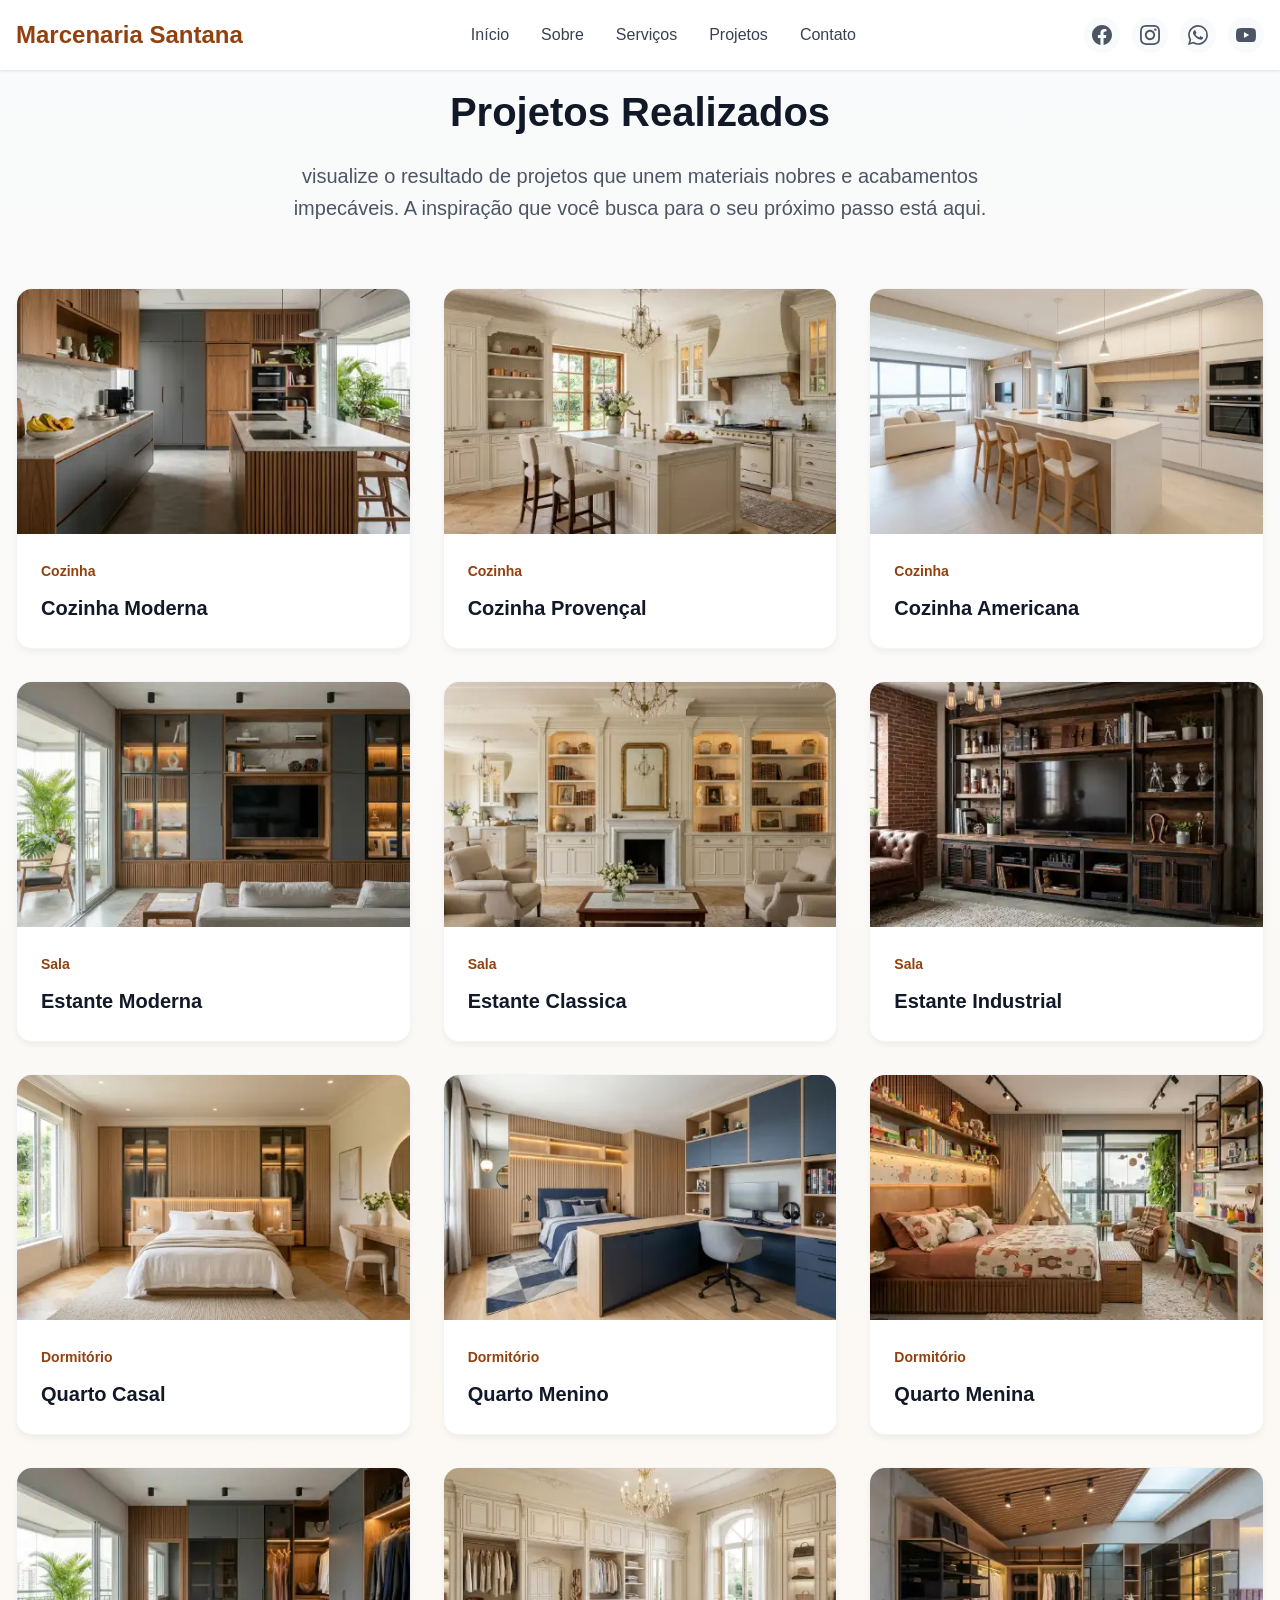
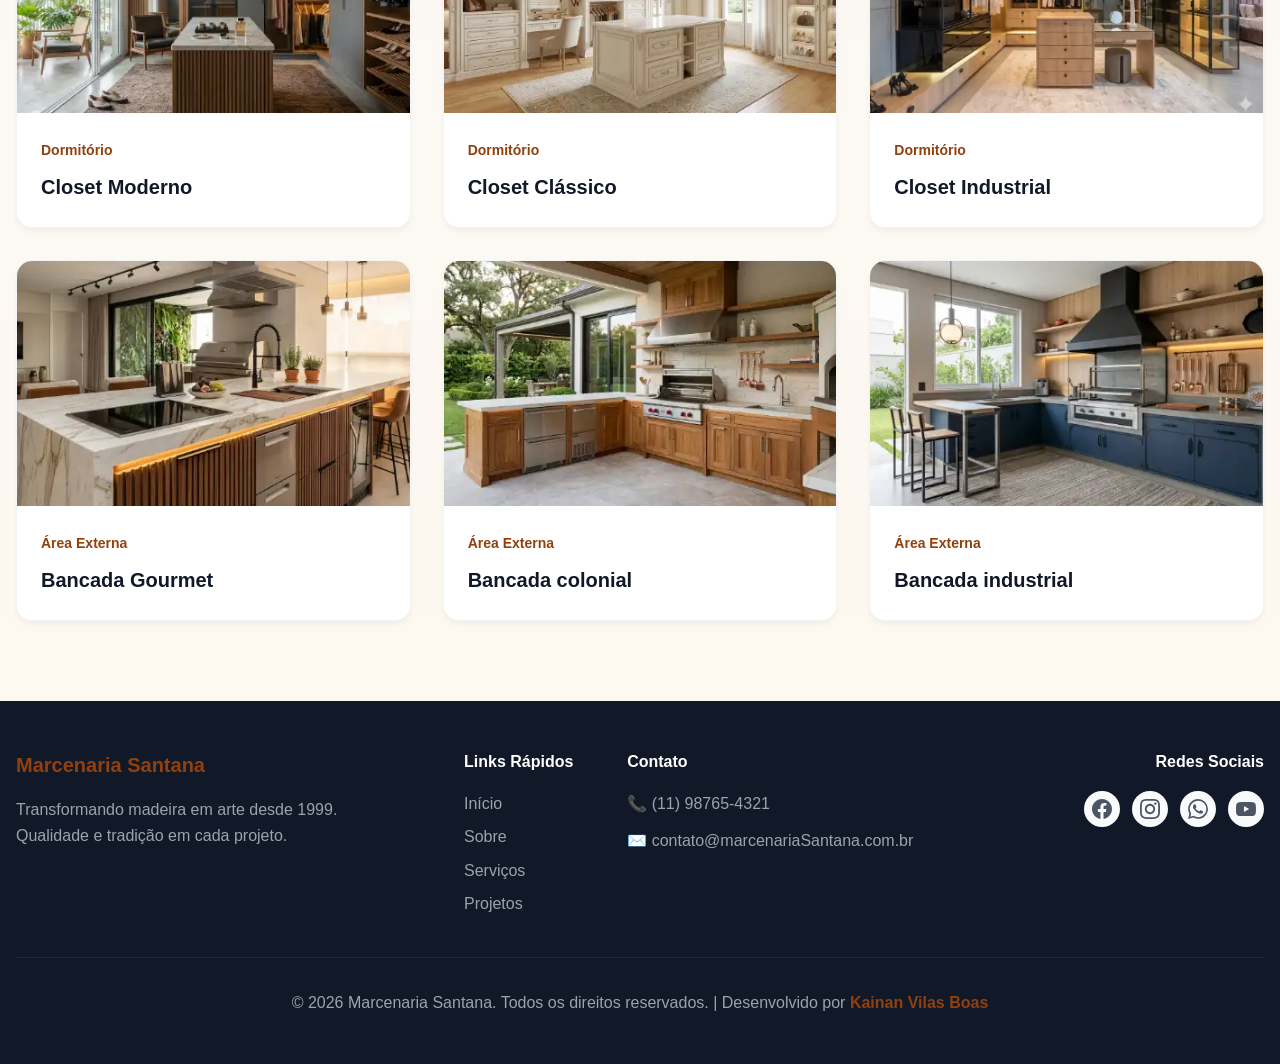
<file: projetos.html>
<!DOCTYPE html>
<html lang="pt-BR">
<head>
    <meta charset="UTF-8">
    <meta name="viewport" content="width=device-width, initial-scale=1.0">
    <title>Projetos - Marcenaria Santana</title>
    <link rel="stylesheet" href="styles.css">
    <link rel="icon" href="data:image/svg+xml,<svg xmlns=%22http://www.w3.org/2000/svg%22 viewBox=%220 0 100 100%22><text y=%22.9em%22 font-size=%2290%22>🪵</text></svg>">
</head>
<body>
    <!-- Header -->
    <header class="header">
        <div class="container">
            <div class="header-content">
                <div class="logo"><a href="index.html" style="text-decoration: none; color: inherit;">Marcenaria Santana</a></div>
                <nav class="nav desktop-nav">
                    <a href="index.html#inicio">Início</a>
                    <a href="index.html#sobre">Sobre</a>
                    <a href="index.html#servicos">Serviços</a>
                    <a href="#projetos">Projetos</a>
                    <a href="index.html#contato">Contato</a>
                </nav>
                <div class="header-actions">
                    <div class="social-icons-header">
                        <a href="https://facebook.com" target="_blank" rel="noopener noreferrer" aria-label="Facebook" class="social-icon-header">
                            <svg width="20" height="20" viewBox="0 0 24 24" fill="currentColor">
                                <path d="M24 12.073c0-6.627-5.373-12-12-12s-12 5.373-12 12c0 5.99 4.388 10.954 10.125 11.854v-8.385H7.078v-3.47h3.047V9.43c0-3.007 1.792-4.669 4.533-4.669 1.312 0 2.686.235 2.686.235v2.953H15.83c-1.491 0-1.956.925-1.956 1.874v2.25h3.328l-.532 3.47h-2.796v8.385C19.612 23.027 24 18.062 24 12.073z"/>
                            </svg>
                        </a>
                        <a href="https://instagram.com" target="_blank" rel="noopener noreferrer" aria-label="Instagram" class="social-icon-header">
                            <svg width="20" height="20" viewBox="0 0 24 24" fill="currentColor">
                                <path d="M12 2.163c3.204 0 3.584.012 4.85.07 3.252.148 4.771 1.691 4.919 4.919.058 1.265.069 1.645.069 4.849 0 3.205-.012 3.584-.069 4.849-.149 3.225-1.664 4.771-4.919 4.919-1.266.058-1.644.07-4.85.07-3.204 0-3.584-.012-4.849-.07-3.26-.149-4.771-1.699-4.919-4.92-.058-1.265-.07-1.644-.07-4.849 0-3.204.013-3.583.07-4.849.149-3.227 1.664-4.771 4.919-4.919 1.266-.057 1.645-.069 4.849-.069zm0-2.163c-3.259 0-3.667.014-4.947.072-4.358.2-6.78 2.618-6.98 6.98-.059 1.281-.073 1.689-.073 4.948 0 3.259.014 3.668.072 4.948.2 4.358 2.618 6.78 6.98 6.98 1.281.058 1.689.072 4.948.072 3.259 0 3.668-.014 4.948-.072 4.354-.2 6.782-2.618 6.979-6.98.059-1.28.073-1.689.073-4.948 0-3.259-.014-3.667-.072-4.947-.196-4.354-2.617-6.78-6.979-6.98-1.281-.059-1.69-.073-4.949-.073zm0 5.838c-3.403 0-6.162 2.759-6.162 6.162s2.759 6.163 6.162 6.163 6.162-2.759 6.162-6.163c0-3.403-2.759-6.162-6.162-6.162zm0 10.162c-2.209 0-4-1.79-4-4 0-2.209 1.791-4 4-4s4 1.791 4 4c0 2.21-1.791 4-4 4zm6.406-11.845c-.796 0-1.441.645-1.441 1.44s.645 1.44 1.441 1.44c.795 0 1.439-.645 1.439-1.44s-.644-1.44-1.439-1.44z"/>
                            </svg>
                        </a>
                        <a href="https://wa.me/5511987654321" target="_blank" rel="noopener noreferrer" aria-label="WhatsApp" class="social-icon-header">
                            <svg width="20" height="20" viewBox="0 0 24 24" fill="currentColor">
                                <path d="M17.472 14.382c-.297-.149-1.758-.867-2.03-.967-.273-.099-.471-.148-.67.15-.197.297-.767.966-.94 1.164-.173.199-.347.223-.644.075-.297-.15-1.255-.463-2.39-1.475-.883-.788-1.48-1.761-1.653-2.059-.173-.297-.018-.458.13-.606.134-.133.298-.347.446-.52.149-.174.198-.298.298-.497.099-.198.05-.371-.025-.52-.075-.149-.669-1.612-.916-2.207-.242-.579-.487-.5-.669-.51-.173-.008-.371-.01-.57-.01-.198 0-.52.074-.792.372-.272.297-1.04 1.016-1.04 2.479 0 1.462 1.065 2.875 1.213 3.074.149.198 2.096 3.2 5.077 4.487.709.306 1.262.489 1.694.625.712.227 1.36.195 1.871.118.571-.085 1.758-.719 2.006-1.413.248-.694.248-1.289.173-1.413-.074-.124-.272-.198-.57-.347m-5.421 7.403h-.004a9.87 9.87 0 01-5.031-1.378l-.361-.214-3.741.982.998-3.648-.235-.374a9.86 9.86 0 01-1.51-5.26c.001-5.45 4.436-9.884 9.888-9.884 2.64 0 5.122 1.03 6.988 2.898a9.825 9.825 0 012.893 6.994c-.003 5.45-4.437 9.884-9.885 9.884m8.413-18.297A11.815 11.815 0 0012.05 0C5.495 0 .16 5.335.157 11.892c0 2.096.547 4.142 1.588 5.945L.057 24l6.305-1.654a11.882 11.882 0 005.683 1.448h.005c6.554 0 11.89-5.335 11.893-11.893a11.821 11.821 0 00-3.48-8.413Z"/>
                            </svg>
                        </a>
                        <a href="https://youtube.com" target="_blank" rel="noopener noreferrer" aria-label="YouTube" class="social-icon-header">
                            <svg width="20" height="20" viewBox="0 0 24 24" fill="currentColor">
                                <path d="M23.498 6.186a3.016 3.016 0 0 0-2.122-2.136C19.505 3.545 12 3.545 12 3.545s-7.505 0-9.377.505A3.017 3.017 0 0 0 .502 6.186C0 8.07 0 12 0 12s0 3.93.502 5.814a3.016 3.016 0 0 0 2.122 2.136c1.871.505 9.376.505 9.376.505s7.505 0 9.377-.505a3.015 3.015 0 0 0 2.122-2.136C24 15.93 24 12 24 12s0-3.93-.502-5.814zM9.545 15.568V8.432L15.818 12l-6.273 3.568z"/>
                            </svg>
                        </a>
                    </div>
                    <button class="menu-toggle" id="menuToggle" aria-label="Toggle menu">
                        <span class="hamburger"></span>
                    </button>
                </div>
            </div>
            <nav class="mobile-nav" id="mobileNav">
                <a href="index.html#inicio">Início</a>
                <a href="index.html#sobre">Sobre</a>
                <a href="index.html#servicos">Serviços</a>
                <a href="index.html#projetos">Projetos</a>
                <a href="index.html#contato">Contato</a>
            </nav>
        </div>
    </header>

    <section id="projetos" class="projects">
        <div class="container">
            <div class="section-header">
                <h2>Projetos Realizados</h2>
                <p class="section-subtitle">visualize o resultado de projetos que unem materiais nobres e acabamentos impecáveis. A inspiração que você busca para o seu próximo passo está aqui.</p>
            </div>

            <div class="projects-grid">
                <div class="project-card">
                    <div class="project-image">
                        <img src="src/assents/imagens/cozinhamd.webp" alt="Cozinha Moderna">
                    </div>
                    <div class="project-info">
                        <span class="project-category">Cozinha</span>
                        <h3>Cozinha Moderna</h3>
                    </div>
                </div>
                <div class="project-card">
                    <div class="project-image">
                        <img src="src/assents/imagens/cozinha-provençal.webp" alt="Cozinha Provençal">
                    </div>
                    <div class="project-info">
                        <span class="project-category">Cozinha</span>
                        <h3>Cozinha Provençal</h3>
                    </div>
                </div>
                <div class="project-card">
                    <div class="project-image">
                        <img src="src/assents/imagens/cozinha-americana.webp" alt="Cozinha Americana">
                    </div>
                    <div class="project-info">
                        <span class="project-category">Cozinha</span>
                        <h3>Cozinha Americana</h3>
                    </div>
                </div>
                <div class="project-card">
                    <div class="project-image">
                        <img src="src/assents/imagens/estante.webp" alt="Estante Moderna">
                    </div>
                    <div class="project-info">
                        <span class="project-category">Sala</span>
                        <h3>Estante Moderna</h3>
                    </div>
                </div>
                <div class="project-card">
                    <div class="project-image">
                        <img src="src/assents/imagens/estanteclassica.webp" alt="Estante Classica">
                    </div>
                    <div class="project-info">
                        <span class="project-category">Sala</span>
                        <h3>Estante Classica</h3>
                    </div>
                </div>
                <div class="project-card">
                    <div class="project-image">
                        <img src="src/assents/imagens/estanteindustrial.webp" alt="Estante Industrial">
                    </div>
                    <div class="project-info">
                        <span class="project-category">Sala</span>
                        <h3>Estante Industrial</h3>
                    </div>
                </div>
                <div class="project-card">
                    <div class="project-image">
                        <img src="src/assents/imagens/quartocasal01.webp" alt="Quarto casal">
                    </div>
                    <div class="project-info">
                        <span class="project-category">Dormitório</span>
                        <h3>Quarto Casal</h3>
                    </div>
                </div>
                <div class="project-card">
                    <div class="project-image">
                        <img src="src/assents/imagens/quartomenino.webp" alt="Quarto Menino">
                    </div>
                    <div class="project-info">
                        <span class="project-category">Dormitório</span>
                        <h3>Quarto Menino</h3>
                    </div>
                </div>
                <div class="project-card">
                    <div class="project-image">
                        <img src="src/assents/imagens/quartomenina.webp" alt="Quarto Menina">
                    </div>
                    <div class="project-info">
                        <span class="project-category">Dormitório</span>
                        <h3>Quarto Menina</h3>
                    </div>
                </div>
                <div class="project-card">
                    <div class="project-image">
                        <img src="src/assents/imagens/closet1.webp" alt="Closet">
                    </div>
                    <div class="project-info">
                        <span class="project-category">Dormitório</span>
                        <h3>Closet Moderno</h3>
                    </div>
                </div>
                <div class="project-card">
                    <div class="project-image">
                        <img src="src/assents/imagens/closet2.webp" alt="Closet">
                    </div>
                    <div class="project-info">
                        <span class="project-category">Dormitório</span>
                        <h3>Closet Clássico</h3>
                    </div>
                </div>
                <div class="project-card">
                    <div class="project-image">
                        <img src="src/assents/imagens/closet3.webp" alt="Closet">
                    </div>
                    <div class="project-info">
                        <span class="project-category">Dormitório</span>
                        <h3>Closet Industrial</h3>
                    </div>
                </div>
                <div class="project-card">
                    <div class="project-image">
                        <img src="src/assents/imagens/bancadagourmet.webp" alt="Bancada Gourmet">
                    </div>
                    <div class="project-info">
                        <span class="project-category">Área Externa</span>
                        <h3>Bancada Gourmet</h3>
                    </div>
                </div>
                <div class="project-card">
                    <div class="project-image">
                        <img src="src/assents/imagens/bancadacolonial.webp" alt="Bancada colonial">
                    </div>
                    <div class="project-info">
                        <span class="project-category">Área Externa</span>
                        <h3>Bancada colonial</h3>
                    </div>
                </div>
                <div class="project-card">
                    <div class="project-image">
                        <img src="src/assents/imagens/bancadaindustrial.webp" alt="Bancada industrial">
                    </div>
                    <div class="project-info">
                        <span class="project-category">Área Externa</span>
                        <h3>Bancada industrial</h3>
                    </div>
            </div>
        </div>
    </section>

    <!-- Footer -->
    <footer class="footer">
        <div class="container">
            <div class="footer-grid">
                <div class="footer-col">
                    <h3 class="footer-title">Marcenaria Santana</h3>
                    <p>Transformando madeira em arte desde 1999. Qualidade e tradição em cada projeto.</p>
                </div>

                <div class="footer-col">
                    <h4>Links Rápidos</h4>
                    <ul class="footer-links">
                        <li><a href="index.html#inicio">Início</a></li>
                        <li><a href="index.html#sobre">Sobre</a></li>
                        <li><a href="index.html#servicos">Serviços</a></li>
                        <li><a href="index.html#projetos">Projetos</a></li>
                    </ul>
                </div>

                <div class="footer-col">
                    <h4>Contato</h4>
                    <ul class="footer-contact">
                        <li>📞 (11) 98765-4321</li>
                        <li>✉️ contato@marcenariaSantana.com.br</li>
                    </ul>
                </div>

                <div class="footer-col">
                    <h4>Redes Sociais</h4>
                    <div class="social-links">
                        <a href="https://facebook.com" target="_blank" rel="noopener noreferrer" aria-label="Facebook" class="social-icon-header">
                            <svg width="20" height="20" viewBox="0 0 24 24" fill="currentColor">
                                <path d="M24 12.073c0-6.627-5.373-12-12-12s-12 5.373-12 12c0 5.99 4.388 10.954 10.125 11.854v-8.385H7.078v-3.47h3.047V9.43c0-3.007 1.792-4.669 4.533-4.669 1.312 0 2.686.235 2.686.235v2.953H15.83c-1.491 0-1.956.925-1.956 1.874v2.25h3.328l-.532 3.47h-2.796v8.385C19.612 23.027 24 18.062 24 12.073z"/>
                            </svg>
                        </a>
                        <a href="https://instagram.com" target="_blank" rel="noopener noreferrer" aria-label="Instagram" class="social-icon-header">
                            <svg width="20" height="20" viewBox="0 0 24 24" fill="currentColor">
                                <path d="M12 2.163c3.204 0 3.584.012 4.85.07 3.252.148 4.771 1.691 4.919 4.919.058 1.265.069 1.645.069 4.849 0 3.205-.012 3.584-.069 4.849-.149 3.225-1.664 4.771-4.919 4.919-1.266.058-1.644.07-4.85.07-3.204 0-3.584-.012-4.849-.07-3.26-.149-4.771-1.699-4.919-4.92-.058-1.265-.07-1.644-.07-4.849 0-3.204.013-3.583.07-4.849.149-3.227 1.664-4.771 4.919-4.919 1.266-.057 1.645-.069 4.849-.069zm0-2.163c-3.259 0-3.667.014-4.947.072-4.358.2-6.78 2.618-6.98 6.98-.059 1.281-.073 1.689-.073 4.948 0 3.259.014 3.668.072 4.948.2 4.358 2.618 6.78 6.98 6.98 1.281.058 1.689.072 4.948.072 3.259 0 3.668-.014 4.948-.072 4.354-.2 6.782-2.618 6.979-6.98.059-1.28.073-1.689.073-4.948 0-3.259-.014-3.667-.072-4.947-.196-4.354-2.617-6.78-6.979-6.98-1.281-.059-1.69-.073-4.949-.073zm0 5.838c-3.403 0-6.162 2.759-6.162 6.162s2.759 6.163 6.162 6.163 6.162-2.759 6.162-6.163c0-3.403-2.759-6.162-6.162-6.162zm0 10.162c-2.209 0-4-1.79-4-4 0-2.209 1.791-4 4-4s4 1.791 4 4c0 2.21-1.791 4-4 4zm6.406-11.845c-.796 0-1.441.645-1.441 1.44s.645 1.44 1.441 1.44c.795 0 1.439-.645 1.439-1.44s-.644-1.44-1.439-1.44z"/>
                            </svg>
                        </a>
                        <a href="https://wa.me/5511987654321" target="_blank" rel="noopener noreferrer" aria-label="WhatsApp" class="social-icon-header">
                            <svg width="20" height="20" viewBox="0 0 24 24" fill="currentColor">
                                <path d="M17.472 14.382c-.297-.149-1.758-.867-2.03-.967-.273-.099-.471-.148-.67.15-.197.297-.767.966-.94 1.164-.173.199-.347.223-.644.075-.297-.15-1.255-.463-2.39-1.475-.883-.788-1.48-1.761-1.653-2.059-.173-.297-.018-.458.13-.606.134-.133.298-.347.446-.52.149-.174.198-.298.298-.497.099-.198.05-.371-.025-.52-.075-.149-.669-1.612-.916-2.207-.242-.579-.487-.5-.669-.51-.173-.008-.371-.01-.57-.01-.198 0-.52.074-.792.372-.272.297-1.04 1.016-1.04 2.479 0 1.462 1.065 2.875 1.213 3.074.149.198 2.096 3.2 5.077 4.487.709.306 1.262.489 1.694.625.712.227 1.36.195 1.871.118.571-.085 1.758-.719 2.006-1.413.248-.694.248-1.289.173-1.413-.074-.124-.272-.198-.57-.347m-5.421 7.403h-.004a9.87 9.87 0 01-5.031-1.378l-.361-.214-3.741.982.998-3.648-.235-.374a9.86 9.86 0 01-1.51-5.26c.001-5.45 4.436-9.884 9.888-9.884 2.64 0 5.122 1.03 6.988 2.898a9.825 9.825 0 012.893 6.994c-.003 5.45-4.437 9.884-9.885 9.884m8.413-18.297A11.815 11.815 0 0012.05 0C5.495 0 .16 5.335.157 11.892c0 2.096.547 4.142 1.588 5.945L.057 24l6.305-1.654a11.882 11.882 0 005.683 1.448h.005c6.554 0 11.89-5.335 11.893-11.893a11.821 11.821 0 00-3.48-8.413Z"/>
                            </svg>
                        </a>
                        <a href="https://youtube.com" target="_blank" rel="noopener noreferrer" aria-label="YouTube" class="social-icon-header">
                            <svg width="20" height="20" viewBox="0 0 24 24" fill="currentColor">
                                <path d="M23.498 6.186a3.016 3.016 0 0 0-2.122-2.136C19.505 3.545 12 3.545 12 3.545s-7.505 0-9.377.505A3.017 3.017 0 0 0 .502 6.186C0 8.07 0 12 0 12s0 3.93.502 5.814a3.016 3.016 0 0 0 2.122 2.136c1.871.505 9.376.505 9.376.505s7.505 0 9.377-.505a3.015 3.015 0 0 0 2.122-2.136C24 15.93 24 12 24 12s0-3.93-.502-5.814zM9.545 15.568V8.432L15.818 12l-6.273 3.568z"/>
                            </svg>
                        </a>
                    </div>
                </div>
            </div>

            <div class="footer-bottom">
                <p>© 2026 Marcenaria Santana. Todos os direitos reservados. | Desenvolvido por <span class="developer-credit">Kainan Vilas Boas</span></p>
            </div>
        </div>
    </footer>

    <!-- Lightbox Modal -->
    <div id="lightboxModal" class="lightbox">
        <span class="lightbox-close">&times;</span>
        <div class="lightbox-content-container">
            <img class="lightbox-content" id="lightboxImg" alt="Projeto Ampliado">
            <div id="lightboxCaption" class="lightbox-caption"></div>
        </div>
    </div>

    <script src="script.js"></script>
</body>
</html>
</file>
<file: styles.css>
* {
    margin: 0;
    padding: 0;
    box-sizing: border-box;
}

html {
    scroll-behavior: smooth;
}

:root {
    --color-primary: #92400e;

    --color-primary-dark: #78350f;

    --color-primary-light: #fef3c7;

    --color-secondary: #fed7aa;

    --color-gray-50: #f9fafb;

    --color-gray-100: #f3f4f6;

    --color-gray-600: #4b5563;

    --color-gray-700: #374151;

    --color-gray-800: #1f2937;

    --color-gray-900: #111827;

    --color-white: #ffffff;

}
 
body {
    font-family: -apple-system, BlinkMacSystemFont, 'Segoe UI', Roboto, 'Helvetica Neue', Arial, sans-serif;
    line-height: 1.6;
    color: var(--color-gray-800);
    background-color: var(--color-white);
    cursor: url('src/assents/imagens/cursormachado1.svg') 0 0, auto !important;
}

/* Pre-carregamento da imagem de clique para evitar "piscadas" ou desaparecimento */
body::after {
    content: url('src/assents/imagens/cursormachado2.svg');
    display: none;
}

/* Aplicação global do cursor para evitar que suma em qualquer elemento */
html, body, * {
    cursor: url('src/assents/imagens/cursormachado1.svg') 0 0, auto !important;
}

html:active, body:active, *:active {
    cursor: url('src/assents/imagens/cursormachado2.svg') 0 0, auto !important;
}

/* Elementos interativos mantêm o comportamento de pointer mas com a imagem customizada */
a, button, .btn, .project-card, .social-icon-header, input, textarea, select, img, svg {
    cursor: url('src/assents/imagens/cursormachado1.svg') 0 0, pointer !important;
}

a:active, button:active, .btn:active, .project-card:active, .social-icon-header:active, input:active, textarea:active, select:active, img:active, svg:active {
    cursor: url('src/assents/imagens/cursormachado2.svg') 0 0, pointer !important;
}
 

.container {
    max-width: 1280px;
    margin: 0 auto;
    padding: 0 1rem;
}

/* Header */
.header {
    position: fixed;
    top: 0;
    left: 0;
    right: 0;
    background: var(--color-white);
    box-shadow: 0 1px 3px rgba(0, 0, 0, 0.1);
    z-index: 1000;
    transition: background 0.4s ease, box-shadow 0.4s ease, backdrop-filter 0.4s ease;
}

/* 10. Header Glassmorphism */
.header.scrolled {
    background: rgba(255, 255, 255, 0.85);
    backdrop-filter: blur(12px);
    -webkit-backdrop-filter: blur(12px);
    box-shadow: 0 4px 20px rgba(0, 0, 0, 0.08);
}

.header-content {
    display: flex;
    justify-content: space-between;
    align-items: center;
    padding: 1rem 0;
}

.logo {
    font-size: 1.5rem;
    font-weight: bold;
    color: var(--color-primary);
}

.header-actions {
    display: flex;
    align-items: center;
    gap: 1rem;
}

.desktop-nav {
    display: none;
    gap: 2rem;
}

.desktop-nav a {
    color: var(--color-gray-700);
    text-decoration: none;
    transition: color 0.3s, transform 0.3s;
    font-weight: 500;
}

.desktop-nav a:hover {
    color: var(--color-primary);
    transform: translateY(-1px);
}

.menu-toggle {
    display: block;
    background: none;
    border: none;
    cursor: pointer;
    padding: 0.5rem;
}

.hamburger {
    display: block;
    width: 24px;
    height: 2px;
    background: var(--color-gray-800);
    position: relative;
}

.hamburger::before,
.hamburger::after {
    content: '';
    position: absolute;
    width: 24px;
    height: 2px;
    background: var(--color-gray-800);
    left: 0;
}

.hamburger::before {
    top: -8px;
}

.hamburger::after {
    bottom: -8px;
}

.mobile-nav {
    display: none;
    flex-direction: column;
    padding-bottom: 1rem;
}

.mobile-nav.active {
    display: flex;
}

.mobile-nav a {
    color: var(--color-gray-700);
    text-decoration: none;
    padding: 0.75rem 0;
    transition: color 0.3s;
    font-weight: 500;
}

.mobile-nav a:hover {
    color: var(--color-primary);
}

/* Social Icons in Header */
.social-icons-header {
    display: none;
    gap: 0.75rem;
    align-items: center;
}

.social-icon-header {
    width: 36px;
    height: 36px;
    display: flex;
    align-items: center;
    justify-content: center;
    color: var(--color-gray-600);
    background: var(--color-gray-50);
    border: 1px solid var(--color-gray-200);
    border-radius: 50%;
    transition: all 0.3s;
    text-decoration: none;
}

.social-icon-header:hover {
    color: var(--color-primary);
    background: rgba(220, 38, 38, 0.1);
    border-color: var(--color-primary);
    transform: translateY(-2px);
}

.social-icon-header svg, .logo svg, .menu-toggle svg {
    pointer-events: none;
}

@media (min-width: 768px) {
    .desktop-nav {
        display: flex;
    }

    .social-icons-header {
        display: flex;
    }

    .menu-toggle {
        display: none;
    }
}

/* Buttons */
.btn {
    display: inline-flex;
    align-items: center;
    justify-content: center;
    padding: 1rem 2rem;
    border-radius: 0.5rem;
    text-decoration: none;
    font-weight: 600;
    transition: all 0.3s ease;
    border: none;
    cursor: pointer;
}

/* 2. Micro-animações nos botões */
.btn-primary {
    background: var(--color-primary);
    color: var(--color-white);
    box-shadow: 0 4px 6px rgba(146, 64, 14, 0.25);
}

.btn-primary:hover {
    background: var(--color-primary-dark);
    transform: translateY(-3px);
    box-shadow: 0 8px 20px rgba(146, 64, 14, 0.35);
}

.btn-primary:active {
    transform: translateY(0) scale(0.97);
    box-shadow: 0 2px 4px rgba(146, 64, 14, 0.25);
}

.btn-secondary {
    background: transparent;
    color: var(--color-primary);
    border: 2px solid var(--color-primary);
}

.btn-secondary:hover {
    background: var(--color-primary-light);
    transform: translateY(-3px);
    box-shadow: 0 8px 20px rgba(146, 64, 14, 0.15);
}

.btn-secondary:active {
    transform: translateY(0) scale(0.97);
}

.btn-tertiary {
    display: flex;
    align-items: center;
    justify-content: center;
    padding: 1rem 2rem;
    border-radius: 0.5rem;
    text-decoration: none;
    font-weight: 600;
    transition: all 0.3s ease;
    border: none;
    cursor: pointer;
    background: var(--color-primary);
    color: var(--color-white);
    margin: 50px auto 0;
    width: max-content;
    box-shadow: 0 4px 6px rgba(146, 64, 14, 0.25);
}

.btn-tertiary:hover {
    background: var(--color-primary-dark);
    transform: translateY(-3px);
    box-shadow: 0 8px 20px rgba(146, 64, 14, 0.35);
}

.btn-tertiary:active {
    transform: translateY(0) scale(0.97);
}


.btn-block {
    width: 100%;
}

/* Hero Section */
.hero {
    padding: 8rem 0 5rem;
    background: radial-gradient(ellipse at 20% 50%, rgba(254, 243, 199, 0.3) 0%, var(--color-white) 70%);
    min-height: 100vh;
    display: flex;
    align-items: center;
}

.hero-grid {
    display: grid;
    gap: 3rem;
    align-items: center;
}

.hero h1 {
    font-size: 2.5rem;
    font-weight: 800;
    color: var(--color-gray-900);
    margin-bottom: 1.5rem;
    line-height: 1.2;
}

.hero-text {
    font-size: 1.25rem;
    color: var(--color-gray-600);
    margin-bottom: 2rem;
}

.hero-buttons {
    display: flex;
    flex-direction: column;
    gap: 1rem;
}

.hero-image {
    display:flex;
    justify-content:center;
    align-items:center;
}
.hero-img {
    width: 100%;
    height: 500px;
    object-fit: cover;
    border-radius: 25px;
    display: block;
    box-shadow: 0 20px 40px rgba(0, 0, 0, 0.15);
    animation: heroFloat 4s ease-in-out infinite;
    transition: transform 0.5s ease;
}

.hero-img:hover {
    transform: perspective(800px) rotateY(-5deg) rotateX(3deg) scale(1.02);
}

/* 3. Animação de flutuação do hero */
@keyframes heroFloat {
    0%, 100% { transform: translateY(0); }
    50% { transform: translateY(-10px); }
}


.image-placeholder {
    aspect-ratio: 1;
    background: linear-gradient(135deg, var(--color-gray-900) 0%, var(--color-primary) 100%);
    border-radius: 0.5rem;
    box-shadow: 0 20px 25px -5px rgba(0, 0, 0, 0.3);
    display: flex;
    align-items: center;
    justify-content: center;
    font-size: 4rem;
}

@media (min-width: 768px) {
    .hero h1 {
        font-size: 3.5rem;
    }

    .hero-grid {
        display: grid;
    grid-template-columns: 1fr 1.2fr; /* imagem maior que o texto */
    align-items: center;
    gap: 40px;
    }

    .hero-buttons {
        flex-direction: row;
    }
}

/* Sections */
section {
    padding: 5rem 0;
}

.section-header {
    text-align: center;
    margin-bottom: 4rem;
}

.section-header h2 {
    font-size: 2.5rem;
    font-weight: 800;
    color: var(--color-gray-900);
    margin-bottom: 1rem;
}

.section-subtitle {
    font-size: 1.25rem;
    color: var(--color-gray-600);
    max-width: 48rem;
    margin: 0 auto;
}

/* About Section */
.about {
    background: linear-gradient(180deg, var(--color-gray-50) 0%, #fdf8f0 100%);
}

.features-grid {
    display: grid;
    gap: 2rem;
    margin-bottom: 4rem;
}

.feature-card {
    text-align: center;
    padding: 2.5rem 2rem;
    border-radius: 1rem;
    background: var(--color-white);
    border: 1px solid var(--color-gray-100);
    box-shadow: 0 4px 6px -1px rgba(0, 0, 0, 0.05);
    transition: all 0.4s ease;
}

/* 5. Cards com elevação 3D */
.feature-card:hover {
    box-shadow: 0 15px 30px -5px rgba(146, 64, 14, 0.2);
    border-color: var(--color-primary);
    transform: translateY(-8px);
}

.feature-icon {
    font-size: 2rem;
    width: 4rem;
    height: 4rem;
    display: flex;
    align-items: center;
    justify-content: center;
    background: rgba(220, 38, 38, 0.2);
    color: var(--color-primary);
    border-radius: 50%;
    margin: 0 auto 1.5rem;
    border: 2px solid var(--color-primary);
}

.feature-card h3 {
    font-size: 1.25rem;
    font-weight: 700;
    color: var(--color-gray-900);
    margin-bottom: 0.75rem;
}

.feature-card p {
    color: var(--color-gray-600);
}

.about-story {
    background: var(--color-white);
    border: 1px solid var(--color-gray-100);
    box-shadow: 0 10px 15px -3px rgba(0, 0, 0, 0.05);
    border-radius: 1.5rem;
    padding: 2rem;
    display: grid;
    gap: 2rem;
    align-items: center;
}

.story-content h3 {
    font-size: 1.875rem;
    font-weight: 800;
    color: var(--color-gray-900);
    margin-bottom: 1rem;
}

.story-content p {
    color: var(--color-gray-600);
    margin-bottom: 1rem;
}

.story-image .image-placeholder {
    aspect-ratio: 16/9;
}

@media (min-width: 768px) {
    .features-grid {
        grid-template-columns: repeat(3, 1fr);
    }

    .about-story {
        grid-template-columns: 1fr 1fr;
        padding: 3rem;
    }
}

/* Services Section */
.services {
    background: var(--color-white);
}

.services-grid {
    display: grid;
    gap: 2rem;
    justify-content: center;
}

.service-card {
    background: var(--color-white);
    padding: 2.5rem 2rem;
    border-radius: 1rem;
    border: 1px solid var(--color-gray-100);
    box-shadow: 0 4px 6px -1px rgba(0, 0, 0, 0.05);
    transition: all 0.4s ease;
    overflow: hidden;
}

/* 5. Cards de serviço com elevação 3D */
.service-card:hover {
    box-shadow: 0 15px 30px -5px rgba(146, 64, 14, 0.2);
    border-color: var(--color-primary);
    transform: translateY(-8px);
}

.service-card .hero-image img {
    transition: transform 0.5s ease;
}

.service-card:hover .hero-image img {
    transform: scale(1.05);
}

.service-icon {
    font-size: 2.5rem;
    color: var(--color-primary);
    margin-bottom: 1rem;
}

.service-card h3 {
    font-size: 1.25rem;
    font-weight: 700;
    color: var(--color-gray-900);
    margin-bottom: 0.75rem;
}

.service-card p {
    color: var(--color-gray-600);
}

@media (min-width: 768px) {
    .services-grid {
        grid-template-columns: repeat(2, 1fr);
    }
}

@media (min-width: 1024px) {
    .services-grid {
        grid-template-columns: repeat(3, 1fr);
    }
}

/* Projects Section */
.projects {
    background: linear-gradient(180deg, var(--color-gray-50) 0%, #fdf8f0 100%);
}

.projects-grid {
    display: grid;
    gap: 2rem;
}

.project-card {
    cursor: pointer;
    overflow: hidden;
    border-radius: 1rem;
    background: var(--color-white);
    border: 1px solid var(--color-gray-100);
    box-shadow: 0 4px 6px -1px rgba(0, 0, 0, 0.05);
    transition: all 0.4s ease;
}

.project-card:hover {
    box-shadow: 0 15px 30px -5px rgba(146, 64, 14, 0.2);
    border-color: var(--color-primary);
    transform: translateY(-8px);
}

.project-image {
    position: relative;
    width: 100%;
    aspect-ratio: 16 / 10;
    overflow: hidden;
    background: var(--color-gray-100);
    display: flex;
    align-items: center;
    justify-content: center;
}

.project-image img {
    width: 100%;
    height: 100%;
    object-fit: cover;
    transition: transform 0.5s ease;
}

/* Hover Overlay for Project Images */
.project-image::after {
    content: '';
    position: absolute;
    top: 0;
    left: 0;
    width: 100%;
    height: 100%;
    background-color: rgba(146, 64, 14, 0.4); /* Color primary with opacity */
    opacity: 0;
    transition: opacity 0.3s ease;
    display: flex;
    align-items: center;
    justify-content: center;
    pointer-events: none;
    /* White search-plus icon */
    background-image: url("data:image/svg+xml,%3Csvg xmlns='http://www.w3.org/2000/svg' width='36' height='36' viewBox='0 0 24 24' fill='none' stroke='white' stroke-width='2.5' stroke-linecap='round' stroke-linejoin='round'%3E%3Ccircle cx='11' cy='11' r='8'%3E%3C/circle%3E%3Cline x1='21' y1='21' x2='16.65' y2='16.65'%3E%3C/line%3E%3Cline x1='11' y1='8' x2='11' y2='14'%3E%3C/line%3E%3Cline x1='8' y1='11' x2='14' y2='11'%3E%3C/line%3E%3C/svg%3E");
    background-repeat: no-repeat;
    background-position: center;
    z-index: 2;
}

.project-card:hover .project-image img {
    transform: scale(1.1);
}

.project-card:hover .project-image::after {
    opacity: 1;
}

.project-info {
    padding: 1.5rem;
    background: var(--color-white);
}

.project-category {
    font-size: 0.875rem;
    color: var(--color-primary);
    font-weight: 600;
}

.project-info h3 {
    font-size: 1.25rem;
    font-weight: 700;
    color: var(--color-gray-900);
    margin-top: 0.5rem;
}

@media (min-width: 768px) {
    .projects-grid {
        grid-template-columns: repeat(2, 1fr);
    }
}

@media (min-width: 1024px) {
    .projects-grid {
        grid-template-columns: repeat(3, 1fr);
    }
}

/* Testimonials Section */
.testimonials {
    background: var(--color-white);
}

.testimonials-grid {
    display: grid;
    gap: 2rem;
}

/* 7. Animação nos depoimentos */
.testimonial-card {
    background: var(--color-gray-50);
    padding: 2.5rem 2rem;
    border-radius: 1rem;
    border: 1px solid var(--color-gray-100);
    box-shadow: 0 4px 6px -1px rgba(0, 0, 0, 0.05);
    transition: all 0.4s ease;
    position: relative;
    overflow: hidden;
}

.testimonial-card::before {
    content: '\201C';
    position: absolute;
    top: -10px;
    left: 15px;
    font-size: 6rem;
    color: rgba(146, 64, 14, 0.08);
    font-family: Georgia, serif;
    line-height: 1;
    pointer-events: none;
}

.testimonial-card:hover {
    border-color: var(--color-primary);
    box-shadow: 0 10px 25px -5px rgba(146, 64, 14, 0.15);
    transform: translateY(-5px);
}

.stars {
    color: #fbbf24;
    margin-bottom: 1rem;
    font-size: 1.25rem;
}

.testimonial-card.revealed .stars {
    animation: starPulse 0.6s ease-out;
}

@keyframes starPulse {
    0% { transform: scale(1); }
    50% { transform: scale(1.15); }
    100% { transform: scale(1); }
}

.testimonial-text {
    color: var(--color-gray-600);
    font-style: italic;
    margin-bottom: 1.5rem;
    position: relative;
    z-index: 1;
}

.author-name {
    font-weight: 700;
    color: var(--color-gray-900);
}

.author-role {
    font-size: 0.875rem;
    color: #9ca3af;
}

@media (min-width: 1024px) {
    .testimonials-grid {
        grid-template-columns: repeat(3, 1fr);
    }
}

/* Contact Section */
.contact {
    background: linear-gradient(180deg, var(--color-gray-50) 0%, #fdf8f0 100%);
}

.contact-grid {
    display: grid;
    gap: 3rem;
}

.contact-info h3 {
    font-size: 1.5rem;
    font-weight: 800;
    color: var(--color-gray-900);
    margin-bottom: 1.5rem;
}

.info-item {
    display: flex;
    align-items: flex-start;
    margin-bottom: 1.5rem;
}

.info-icon {
    flex-shrink: 0;
    width: 3rem;
    height: 3rem;
    display: flex;
    align-items: center;
    justify-content: center;
    background: rgba(220, 38, 38, 0.2);
    color: var(--color-primary);
    border-radius: 0.5rem;
    font-size: 1.5rem;
    border: 2px solid var(--color-primary);
}

.info-content {
    margin-left: 1rem;
}

.info-content p {
    color: var(--color-gray-600);
}

.info-label {
    font-weight: 700;
    color: var(--color-gray-900);
    margin-bottom: 0.25rem;
}

.hours-box {
    background: var(--color-gray-900);
    color: var(--color-white);
    padding: 1.5rem;
    border-radius: 0.5rem;
    margin-top: 2rem;
    border: 2px solid var(--color-primary);
}

.hours-box h4 {
    font-size: 1.25rem;
    margin-bottom: 0.5rem;
}

/* Contact Form */
.contact-form {
    display: flex;
    flex-direction: column;
    gap: 1.5rem;
}

.form-group {
    display: flex;
    flex-direction: column;
}

.form-group label {
    font-weight: 600;
    color: var(--color-gray-700);
    margin-bottom: 0.5rem;
    font-size: 0.875rem;
}

/* 8. Melhorias no formulário */
.form-group input,
.form-group textarea,
.form-group select {
    width: 100%;
    padding: 0.875rem 1.125rem;
    border: 2px solid #e2e8f0;
    border-radius: 0.75rem;
    font-size: 1rem;
    font-family: inherit;
    background: var(--color-white);
    color: var(--color-gray-800);
    transition: all 0.4s ease;
}

.form-group input:focus,
.form-group textarea:focus,
.form-group select:focus {
    outline: none;
    border-color: var(--color-primary);
    box-shadow: 0 0 0 4px rgba(146, 64, 14, 0.12);
    transform: translateY(-2px);
}

.form-group input::placeholder,
.form-group textarea::placeholder {
    color: #6b7280;
}

.form-group textarea {
    resize: vertical;
}

.form-group label {
    transition: color 0.3s ease;
}

.form-group:focus-within label {
    color: var(--color-primary);
}

@media (min-width: 768px) {
    .contact-grid {
        grid-template-columns: 1fr 1fr;
    }
}

/* Alert Messages */
.success-message {
    background-color: #d4edda;
    color: #155724;
    padding: 2rem;
    border-radius: 1rem;
    border: 1px solid #c3e6cb;
    margin-bottom: 2rem;
    animation: fadeIn 0.5s ease-out;
}

.error-message {
    background-color: #f8d7da;
    color: #721c24;
    padding: 1rem;
    border-radius: 0.75rem;
    border: 1px solid #f5c6cb;
    margin-bottom: 1.5rem;
    animation: shake 0.5s ease-in-out;
}

@keyframes fadeIn {
    from { opacity: 0; transform: translateY(10px); }
    to { opacity: 1; transform: translateY(0); }
}

@keyframes shake {
    0%, 100% { transform: translateX(0); }
    25% { transform: translateX(-5px); }
    75% { transform: translateX(5px); }
}


/* Footer */
.footer {
    background: var(--color-gray-900);
    color: var(--color-white);
    padding: 3rem 0;
}

.footer-grid {
    display: grid;
    gap: 2rem;
    margin-bottom: 2rem;
}

.footer-title {
    font-size: 1.25rem;
    font-weight: bold;
    color: var(--color-primary);
    margin-bottom: 1rem;
}

.footer-col h4 {
    font-weight: 600;
    margin-bottom: 1rem;
}

.footer-col p {
    color: #9ca3af;
}

.footer-links {
    list-style: none;
}

.footer-links li {
    margin-bottom: 0.5rem;
}

.footer-links a {
    color: #9ca3af;
    text-decoration: none;
    transition: color 0.3s;
}

.footer-links a:hover {
    color: var(--color-primary);
}

.footer-contact {
    list-style: none;
    color: #9ca3af;
}

.footer-contact li {
    margin-bottom: 0.75rem;
    display: flex;
    align-items: center;
    gap: 0.5rem;
    white-space: nowrap;
}

.contact-icon {
    font-size: 1.1rem;
    flex-shrink: 0;
}

.social-links {
    display: flex;
    gap: 0.75rem;
    align-items: center;
}

.social-link {
    width: 36px;
    height: 36px;
    background: var(--color-gray-800);
    color: var(--color-white);
    border: 1px solid var(--color-gray-700);
    border-radius: 50%;
    display: flex;
    align-items: center;
    justify-content: center;
    text-decoration: none;
    transition: background 0.3s ease, transform 0.3s ease, border-color 0.3s ease;
}

.social-link:hover {
    background: var(--color-primary);
    border-color: var(--color-primary);
    transform: translateY(-2px);
}

.footer-bottom {
    border-top: 1px solid var(--color-gray-800);
    padding-top: 2rem;
    text-align: center;
    color: #9ca3af;
}

.developer-credit {
    color: var(--color-primary);
    font-weight: 600;
}

@media (min-width: 768px) {
    .footer-grid {
        grid-template-columns: 2.2fr 1fr 2.8fr 1.5fr;
        gap: 2rem;
    }
}

@media (min-width: 1024px) {
    .footer-grid {
        grid-template-columns: 3fr 1.2fr 3fr 1.8fr;
        gap: 3rem;
    }
    
    .footer-col:nth-child(2) {
        padding-left: 2rem;
    }

    .footer-col:nth-child(4) {
        display: flex;
        flex-direction: column;
        align-items: flex-end;
    }
}

/* Smooth Scroll */
html {
    scroll-behavior: smooth;
}

/* 1. Scroll Reveal Animations */
.reveal {
    opacity: 0;
    transform: translateY(40px);
    transition: opacity 0.8s ease, transform 0.8s ease;
}

.reveal.revealed {
    opacity: 1;
    transform: translateY(0);
}

.reveal-delay-1 { transition-delay: 0.1s; }
.reveal-delay-2 { transition-delay: 0.2s; }
.reveal-delay-3 { transition-delay: 0.3s; }
.reveal-delay-4 { transition-delay: 0.4s; }
.reveal-delay-5 { transition-delay: 0.5s; }
.reveal-delay-6 { transition-delay: 0.6s; }

/* 9. Botão Voltar ao Topo */
.back-to-top {
    position: fixed;
    bottom: 1rem;
    right: 2rem;
    width: 48px;
    height: 48px;
    background: var(--color-primary);
    color: var(--color-white);
    border: none;
    border-radius: 50%;
    font-size: 1.5rem;
    display: flex;
    align-items: center;
    justify-content: center;
    box-shadow: 0 4px 15px rgba(146, 64, 14, 0.35);
    opacity: 0;
    visibility: hidden;
    transition: background 0.4s ease, bottom 0.4s ease, box-shadow 0.4s ease, opacity 0.4s ease, visibility 0.4s ease;
    cursor: url('src/assents/imagens/cursormachado1.svg') 0 0, pointer !important;
    z-index: 999;
}

.back-to-top.visible {
    opacity: 1;
    visibility: visible;
    bottom: 2rem;
}

.back-to-top.visible:hover {
    background: var(--color-primary-dark);
    bottom: 2.3rem;
    box-shadow: 0 8px 25px rgba(146, 64, 14, 0.45);
    cursor: url('src/assents/imagens/cursormachado1.svg') 0 0, pointer !important;
}

.back-to-top.visible:active {
    bottom: 2rem;
    box-shadow: 0 2px 10px rgba(146, 64, 14, 0.35);
    cursor: url('src/assents/imagens/cursormachado2.svg') 0 0, pointer !important;
}

/* Decorative section divider */
.section-divider {
    height: 3px;
    background: linear-gradient(90deg, transparent, var(--color-primary), transparent);
    max-width: 200px;
    margin: 0 auto 2rem;
    border-radius: 2px;
}

/* Lightbox Modal */
.lightbox {
    position: fixed;
    z-index: 2000;
    left: 0;
    top: 0;
    width: 100%;
    height: 100%;
    background-color: rgba(17, 24, 39, 0.85); /* Sleek dark background */
    backdrop-filter: blur(12px);
    -webkit-backdrop-filter: blur(12px);
    opacity: 0;
    visibility: hidden;
    pointer-events: none;
    transition: opacity 0.3s ease, visibility 0.3s ease;
    display: flex;
    align-items: center;
    justify-content: center;
}

.lightbox.active {
    opacity: 1;
    visibility: visible;
    pointer-events: auto;
}

.lightbox-content-container {
    position: relative;
    max-width: 95%;
    max-height: 95%;
    display: flex;
    flex-direction: column;
    align-items: center;
    justify-content: center;
}

.lightbox-content {
    display: block;
    max-width: 100%;
    max-height: 88vh;
    object-fit: contain;
    border-radius: 0.75rem;
    box-shadow: 0 25px 50px -12px rgba(0, 0, 0, 0.5);
    transform: scale(0.95);
    transition: transform 0.3s cubic-bezier(0.34, 1.56, 0.64, 1);
}

.lightbox.active .lightbox-content {
    transform: scale(1);
}

.lightbox-caption {
    margin-top: 1rem;
    color: var(--color-white);
    font-size: 1.125rem;
    font-weight: 600;
    text-align: center;
    text-shadow: 0 2px 4px rgba(0, 0, 0, 0.5);
    background: rgba(146, 64, 14, 0.3);
    padding: 0.5rem 1.5rem;
    border-radius: 2rem;
    border: 1px solid rgba(255, 255, 255, 0.1);
    backdrop-filter: blur(4px);
    -webkit-backdrop-filter: blur(4px);
}

.lightbox-caption .lightbox-category {
    color: var(--color-secondary);
    font-weight: 700;
}

/* Close Button */
.lightbox-close {
    position: absolute;
    top: 1.5rem;
    right: 2rem;
    color: var(--color-white);
    font-size: 2.5rem;
    font-weight: 300;
    transition: all 0.3s ease;
    z-index: 2001;
    width: 48px;
    height: 48px;
    display: flex;
    align-items: center;
    justify-content: center;
    background: rgba(255, 255, 255, 0.1);
    border-radius: 50%;
    cursor: url('src/assents/imagens/cursormachado1.svg') 0 0, pointer !important;
}

.lightbox-close:hover {
    color: var(--color-secondary);
    background: rgba(255, 255, 255, 0.2);
    transform: scale(1.1) rotate(90deg);
}

.lightbox-close:active {
    cursor: url('src/assents/imagens/cursormachado2.svg') 0 0, pointer !important;
}
</file>
